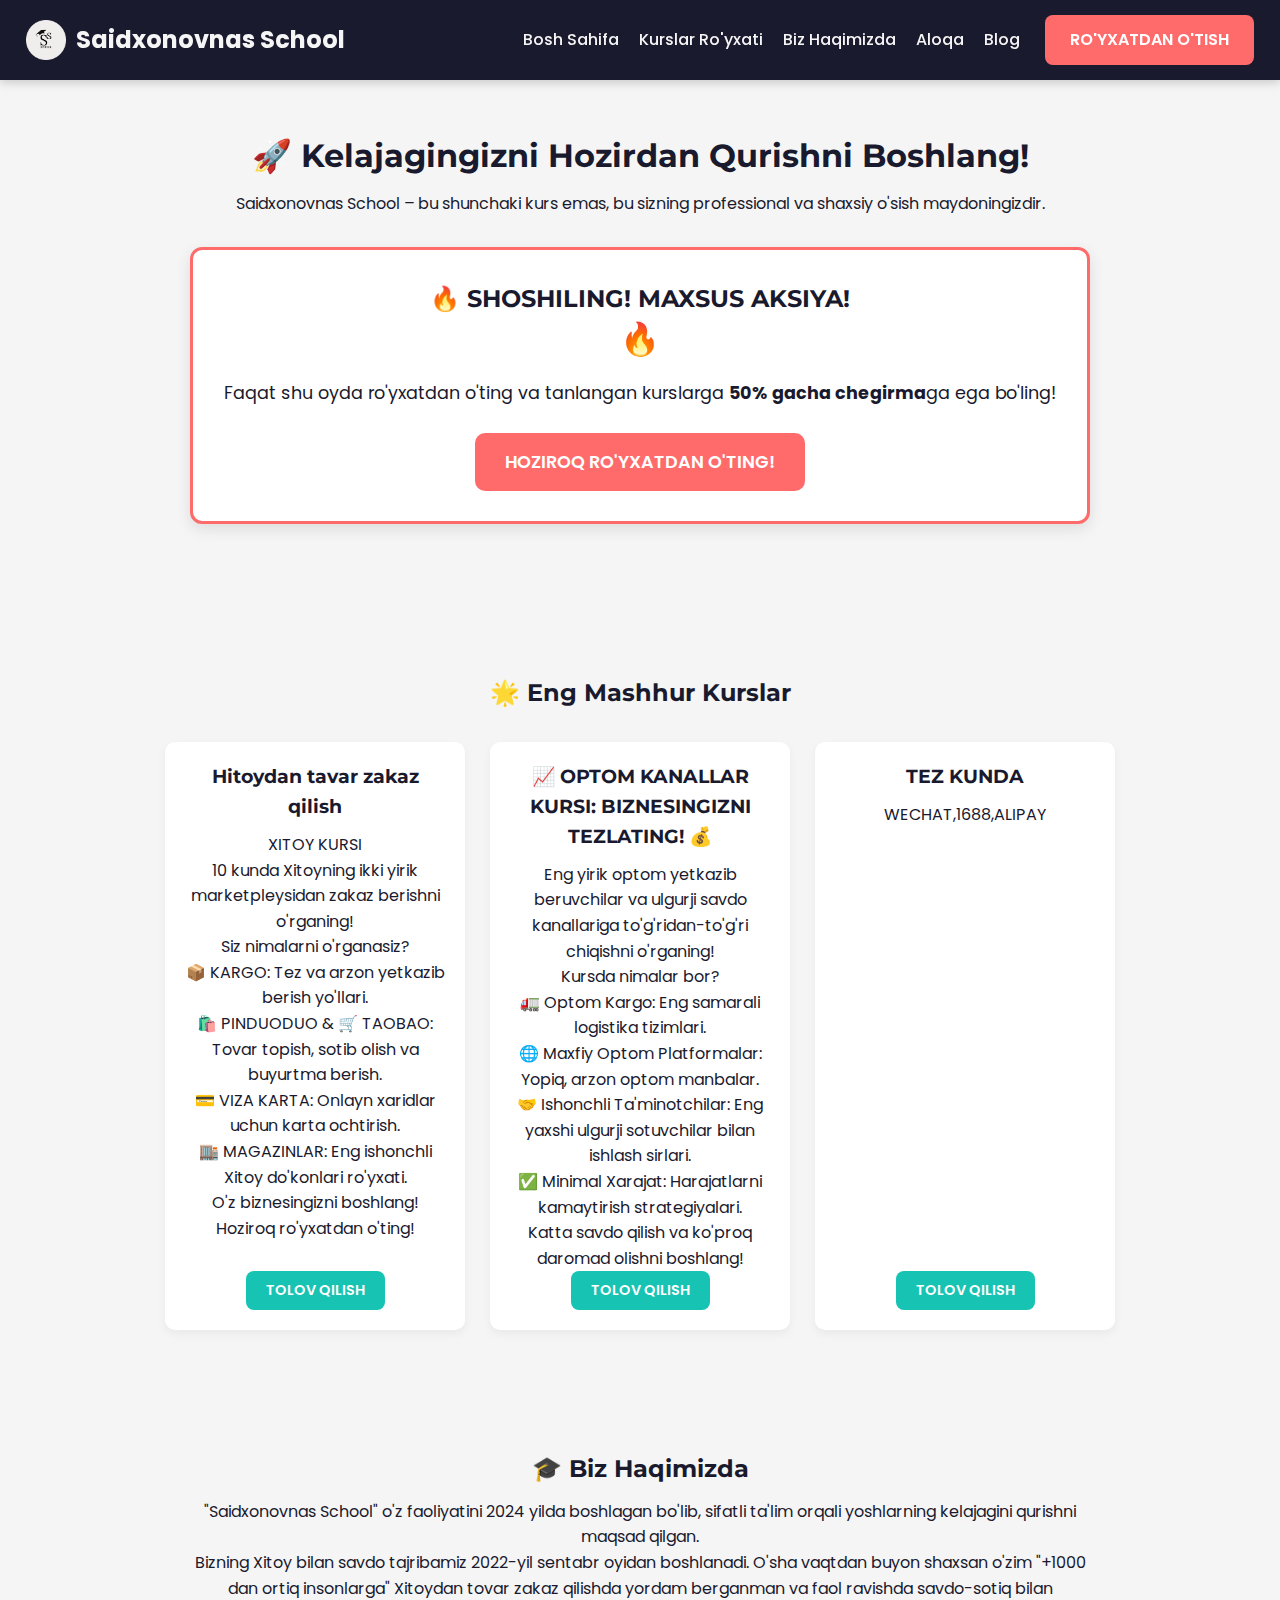
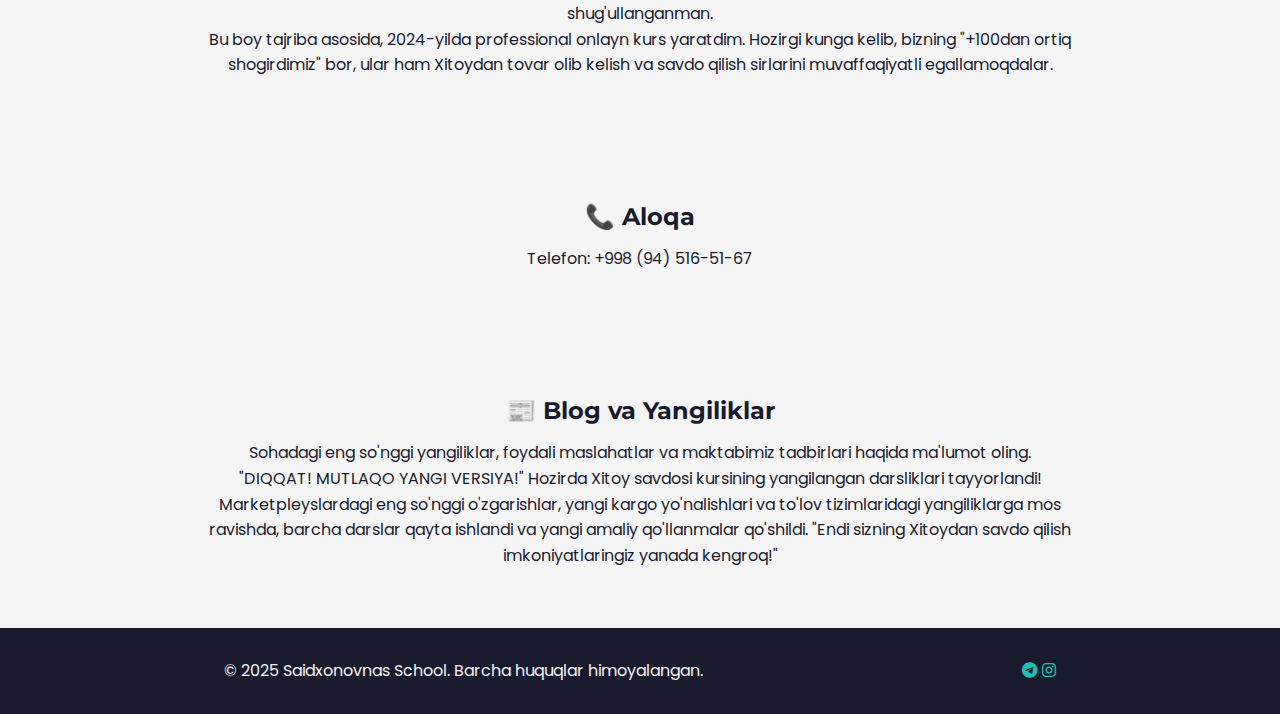
<file: index.html>
<!DOCTYPE html>
<html lang="uz">

<head>
    <meta charset="UTF-8">
    <meta name="viewport" content="width=device-width, initial-scale=1.0">
    <title>Saidxonovnas School | Kelajagingizni Hozirdan Qurishni Boshlang!</title>
    <link
        href="https://fonts.googleapis.com/css2?family=Montserrat:wght@600;700&family=Poppins:wght@300;400;500;700&display=swap"
        rel="stylesheet">
    <link rel="stylesheet" href="style.css">
    <link rel="stylesheet" href="https://cdnjs.cloudflare.com/ajax/libs/font-awesome/6.5.1/css/all.min.css">
</head>

<body>

    <header class="main-header">
        <div class="logo">
            <img src="logo.png" alt="Logo" class="logo-img">
            <span class="logo-text">Saidxonovnas School</span>
        </div>

        <div class="menu-toggle" id="menuToggle">
            <span></span>
            <span></span>
            <span></span>
        </div>

        <div class="header-right desktop-only-group">
            <nav class="main-nav" id="mainNav">
                <ul>
                    <li><a href="#home">Bosh Sahifa</a></li>
                    <li><a href="#courses">Kurslar Ro'yxati</a></li>
                    <li><a href="#about">Biz Haqimizda</a></li>
                    <li><a href="#contact">Aloqa</a></li>
                    <li><a href="#blog">Blog</a></li>
                </ul>
            </nav>
            <a href="register.html" class="action-btn">RO'YXATDAN O'TISH</a>
        </div>
    </header>

    <section id="home" class="hero-section section-center">
        <div class="content-wrapper">
            <h1>🚀 Kelajagingizni Hozirdan Qurishni Boshlang!</h1>
            <p class="subtitle">Saidxonovnas School – bu shunchaki kurs emas, bu sizning professional va shaxsiy o'sish
                maydoningizdir.</p>

            <div class="promo-box">
                <h2>🔥 SHOSHILING! MAXSUS AKSIYA!</h2>
                <span class="promo-fire">🔥</span>
                <p>Faqat shu oyda ro'yxatdan o'ting va tanlangan kurslarga <strong>50% gacha chegirma</strong>ga ega
                    bo'ling!</p>
                <a href="register.html" class="promo-btn">HOZIROQ RO'YXATDAN O'TINg!</a>
            </div>
        </div>
    </section>

    <section id="courses" class="courses-section section-center">
        <h2>🌟 Eng Mashhur Kurslar</h2>
        <div class="course-list">
            <div class="course-card">
                <h3>Hitoydan tavar zakaz qilish</h3>
                <p> XITOY KURSI<p>
<p>10 kunda Xitoyning ikki yirik marketpleysidan zakaz berishni o'rganing!<p>
<p>Siz nimalarni o'rganasiz?<p>
<p>📦 KARGO: Tez va arzon yetkazib berish yo'llari.<p>
<p>🛍️ PINDUODUO & 🛒 TAOBAO: Tovar topish, sotib olish va buyurtma berish.<p>
<p>💳 VIZA KARTA: Onlayn xaridlar uchun karta ochtirish.<p>
<p>🏬 MAGAZINLAR: Eng ishonchli Xitoy do'konlari ro'yxati.<p>
<p>O'z biznesingizni boshlang! Hoziroq ro'yxatdan o'ting!</p>
                <a href="#" class="details-btn">Tolov qilish</a>
            </div>
            <div class="course-card">
                <h3>📈 OPTOM KANALLAR KURSI: BIZNESINGIZNI TEZLATING! 💰</h3>
                <p>Eng yirik optom yetkazib beruvchilar va ulgurji savdo kanallariga to'g'ridan-to'g'ri chiqishni o'rganing!<p>
<p>Kursda nimalar bor?<p>
<p>🚛 Optom Kargo: Eng samarali logistika tizimlari.</p>
<p>🌐 Maxfiy Optom Platformalar: Yopiq, arzon optom manbalar.</p>
<p>🤝 Ishonchli Ta'minotchilar: Eng yaxshi ulgurji sotuvchilar bilan ishlash sirlari.</p>
<p>✅ Minimal Xarajat: Harajatlarni kamaytirish strategiyalari.</p>
<p>Katta savdo qilish va ko'proq daromad olishni boshlang!</p><a href="#"
                    class="details-btn">Tolov qilish</a>
            </div>
            <div class="course-card">
                <h3>TEZ KUNDA</h3>
                <p>WECHAT,1688,ALIPAY</p><a href="#" class="details-btn">Tolov qilish</a>
            </div>
        </div>
    </section>

    <section id="about" class="about-section section-center">
    <h2>🎓 Biz Haqimizda</h2>
    <div class="content-wrapper">
        <p>
            "Saidxonovnas School" o'z faoliyatini 2024 yilda boshlagan bo'lib, sifatli ta'lim
            orqali yoshlarning kelajagini qurishni maqsad qilgan.
        </p>
        <p>
            Bizning Xitoy bilan savdo tajribamiz 2022-yil sentabr oyidan boshlanadi. O'sha vaqtdan buyon shaxsan o'zim
            "+1000 dan ortiq insonlarga" Xitoydan tovar zakaz qilishda yordam berganman va faol ravishda savdo-sotiq
            bilan shug'ullanganman.
        </p>
        <p>
            Bu boy tajriba asosida, 2024-yilda professional onlayn kurs yaratdim. Hozirgi kunga kelib, bizning
            "+100dan ortiq shogirdimiz" bor, ular ham Xitoydan tovar olib kelish va savdo qilish sirlarini muvaffaqiyatli
            egallamoqdalar.
        </p>
    </div>
</section>

    <section id="contact" class="contact-section section-center">
        <h2>📞 Aloqa</h2>
        <div class="content-wrapper">
            <p></p>
            <p>Telefon: +998 (94) 516-51-67</p>
        </div>
    </section>

  <section id="blog" class="blog-section section-center">
    <h2>📰 Blog va Yangiliklar</h2>
    <p class="content-wrapper">
        Sohadagi eng so'nggi yangiliklar, foydali maslahatlar va maktabimiz tadbirlari haqida
        ma'lumot oling.
    </p>
    <div class="content-wrapper">
        <p>
            "DIQQAT! MUTLAQO YANGI VERSIYA!" Hozirda Xitoy savdosi kursining yangilangan darsliklari
            tayyorlandi! Marketpleyslardagi eng so'nggi o'zgarishlar, 
            yangi kargo yo'nalishlari va to'lov tizimlaridagi yangiliklarga mos ravishda, barcha 
            darslar qayta ishlandi va yangi amaliy qo'llanmalar qo'shildi. 
            "Endi sizning Xitoydan savdo qilish imkoniyatlaringiz yanada kengroq!"
        </p>
    </div>
</section>

    <footer class="main-footer">
    <p>&copy; 2025 Saidxonovnas School. Barcha huquqlar himoyalangan.</p>
    <div class="social-links">
        <a href="https://t.me/Saidxonovnas_School" target="_blank" aria-label="Telegram">
            <i class="fab fa-telegram-plane"></i> 
        </a>
        <a href="https://instagram.com/Saidxonovnas_School" target="_blank" aria-label="Instagram">
            <i class="fab fa-instagram"></i>
        </a>
    </div>
</footer>

    <script src="scribt.js"></script>
</body>

</html>
</file>
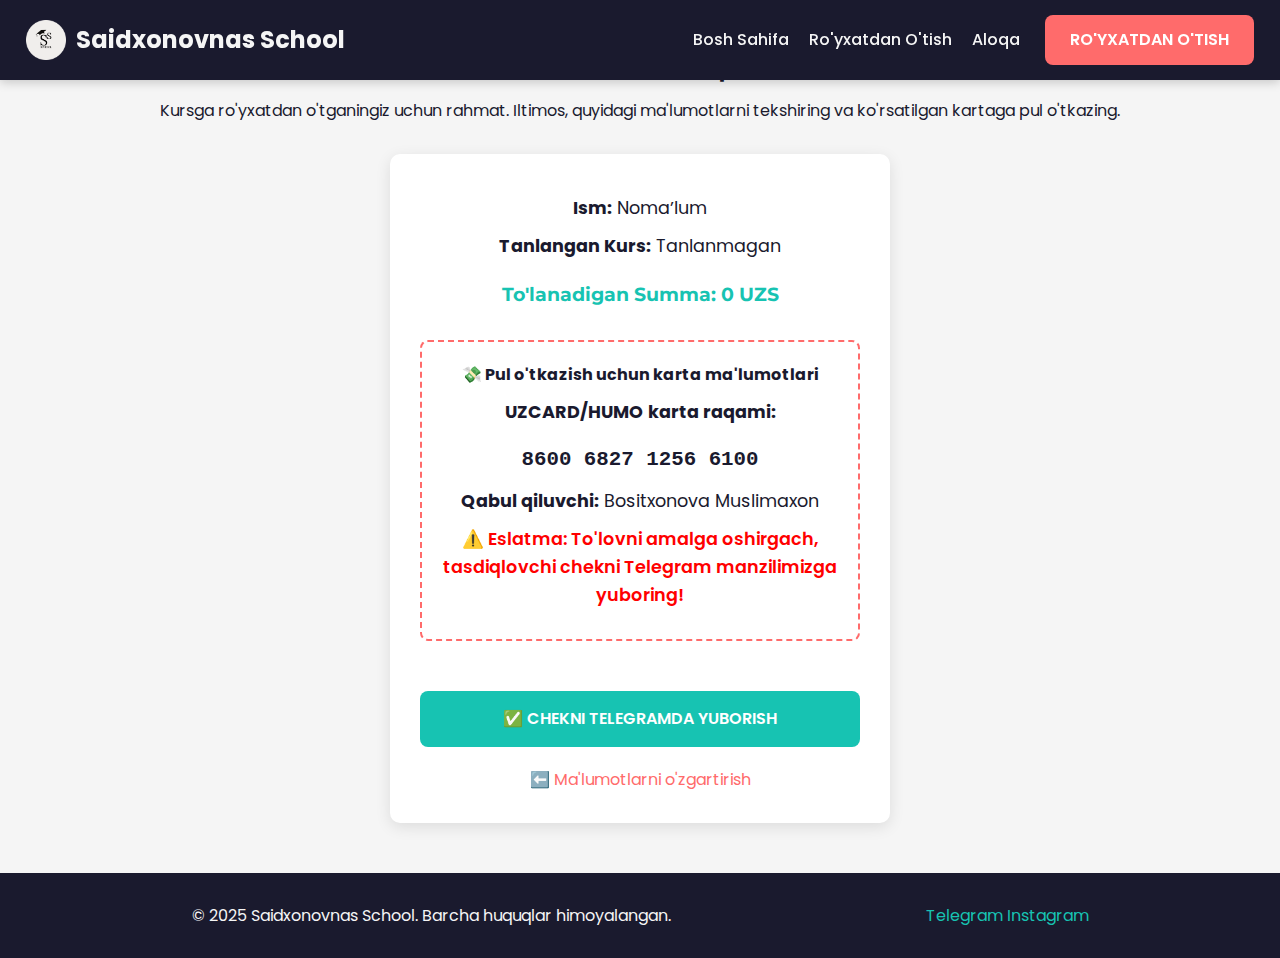
<file: payment (1).html>
<!DOCTYPE html>
<html lang="uz">

<head>
    <meta charset="UTF-8">
    <meta name="viewport" content="width=device-width, initial-scale=1.0">
    <title>To'lovni Tasdiqlash | Saidxonovnas School</title>
    <link
        href="https://fonts.googleapis.com/css2?family=Montserrat:wght@600;700&family=Poppins:wght@300;400;500;700&display=swap"
        rel="stylesheet">
    <link rel="stylesheet" href="style.css">
    <style>
        .payment-wrapper {
            min-height: 80vh;
            padding: 50px 5%;
            display: flex;
            flex-direction: column;
            align-items: center;
            text-align: center;
        }

        .payment-details {
            background-color: white;
            padding: 30px;
            border-radius: 10px;
            box-shadow: 0 4px 15px rgba(0, 0, 0, 0.1);
            max-width: 500px;
            width: 100%;
            margin-top: 30px;
        }

        .payment-details h3 {
            color: var(--color-secondary);
            margin-top: 20px;
            margin-bottom: 15px;
        }

        .payment-details p {
            font-size: 1.1em;
            margin: 10px 0;
        }

        .payment-options {
            display: flex;
            flex-direction: column;
            gap: 15px;
            margin-top: 30px;
        }

        .payment-btn {
            background-color: var(--color-text);
            color: white;
            padding: 15px;
            border-radius: 8px;
            font-weight: 600;
            transition: background-color 0.3s;
            display: block;
            text-transform: uppercase;
        }

        .payment-btn:hover {
            background-color: #333;
        }
        .payme-btn { background-color: var(--color-secondary); } 
        .payme-btn:hover { background-color: #129e8e; }
    </style>
</head>

<body>
    <header class="main-header">
        <div class="logo">
            <img src="logo.png" alt="Logo" class="logo-img">
            <span class="logo-text">Saidxonovnas School</span>
        </div>
        <div class="menu-toggle" id="menuToggle">
            <span></span>
            <span></span>
            <span></span>
        </div>
        <div class="header-right">
            <nav class="main-nav" id="mainNav">
                <ul>
                    <li><a href="index.html#home">Bosh Sahifa</a></li>
                    <li><a href="register.html">Ro'yxatdan O'tish</a></li>
                    <li><a href="index.html#contact">Aloqa</a></li>
                </ul>
            </nav>
            <a href="register.html" class="action-btn desktop-only">Ro'yxatdan O'tish</a>
        </div>
    </header>

    <section class="payment-wrapper section-center">
        <h2>💳 To'lovni Tasdiqlash</h2>
        <p>Kursga ro'yxatdan o'tganingiz uchun rahmat. Iltimos, quyidagi ma'lumotlarni tekshiring va ko'rsatilgan kartaga pul o'tkazing.</p>

        <div class="payment-details">
            <p><strong>Ism:</strong> <span id="payment-name">...</span></p>
            <p><strong>Tanlangan Kurs:</strong> <span id="payment-course">...</span></p>
            <h3>To'lanadigan Summa: <span id="payment-price">...</span></h3>
            
            <div style="margin-top: 30px; padding: 20px; border: 2px dashed var(--color-primary); border-radius: 8px;">
                <h4>💸 Pul o'tkazish uchun karta ma'lumotlari</h4>
                <p><strong>UZCARD/HUMO karta raqami:</strong></p>
                <p style="font-size: 1.6em; font-weight: 700; color: var(--color-text);">
                    <code>8600 6827 1256 6100</code>
                </p>
                <p><strong>Qabul qiluvchi:</strong> Bositxonova Muslimaxon </p>
                <p style="color: red; font-weight: 600;">⚠️ Eslatma: To'lovni amalga oshirgach, tasdiqlovchi chekni Telegram manzilimizga yuboring!</p>
            </div>
            
            <div class="payment-options">
                <a href="https://t.me/Saidxonovnas_School" target="_blank" class="payment-btn payme-btn" style="margin-top: 20px;">✅ Chekni Telegramda Yuborish</a>
            </div>
            
            <a href="register.html" style="margin-top: 20px; display: block; color: var(--color-primary);">⬅️ Ma'lumotlarni o'zgartirish</a>
        </div>
    </section>

    <footer class="main-footer">
        <p>&copy; 2025 Saidxonovnas School. Barcha huquqlar himoyalangan.</p>
        <div class="social-links">
            <a href="https://t.me/Saidxonovnas_School" target="_blank">Telegram</a>
            <a href="https://instagram.com/Saidxonovnas_School" target="_blank">Instagram</a>
        </div>
    </footer>

    <script src="scribt.js"></script>
    
    <script>
        document.addEventListener('DOMContentLoaded', function() {
            // localStoragedan ma'lumotlarni olish va ko'rsatish
            const name = localStorage.getItem('regName') || 'Nomaʼlum';
            const course = localStorage.getItem('regCourse') || 'Tanlanmagan';
            const price = localStorage.getItem('regPrice') || '0 UZS';

            document.getElementById('payment-name').textContent = name;
            document.getElementById('payment-course').textContent = course;
            document.getElementById('payment-price').textContent = price;
        });
    </script>
</body>

</html>
</file>
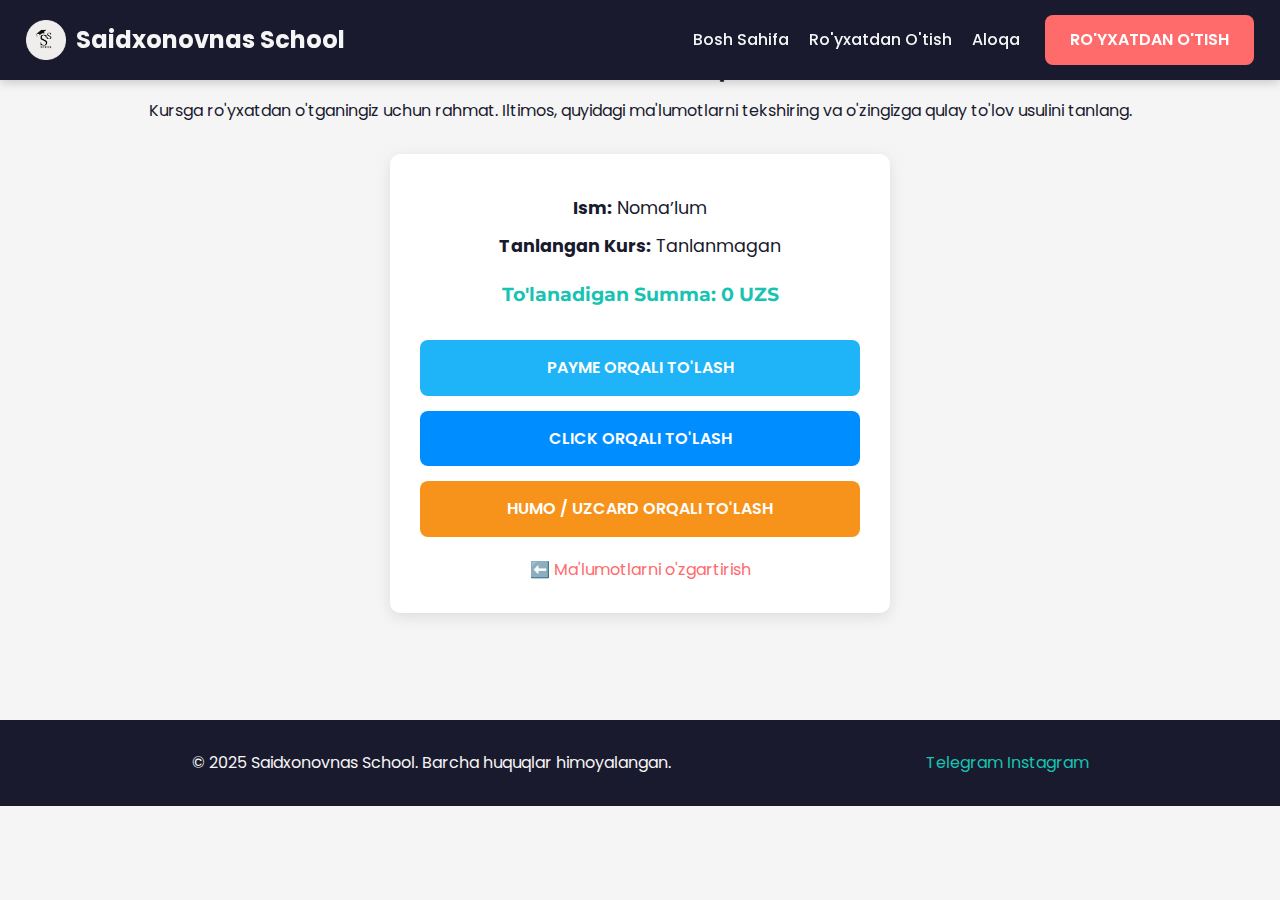
<file: payment.html>
<!DOCTYPE html>
<html lang="uz">

<head>
    <meta charset="UTF-8">
    <meta name="viewport" content="width=device-width, initial-scale=1.0">
    <title>To'lovni Tasdiqlash | Saidxonovnas School</title>
    <link
        href="https://fonts.googleapis.com/css2?family=Montserrat:wght@600;700&family=Poppins:wght@300;400;500;700&display=swap"
        rel="stylesheet">
    <link rel="stylesheet" href="style.css">
    <style>
        .payment-wrapper {
            min-height: 80vh;
            padding: 50px 5%;
            display: flex;
            flex-direction: column;
            align-items: center;
            text-align: center;
        }

        .payment-details {
            background-color: white;
            padding: 30px;
            border-radius: 10px;
            box-shadow: 0 4px 15px rgba(0, 0, 0, 0.1);
            max-width: 500px;
            width: 100%;
            margin-top: 30px;
        }

        .payment-details h3 {
            color: var(--color-secondary);
            margin-top: 20px;
            margin-bottom: 15px;
        }

        .payment-details p {
            font-size: 1.1em;
            margin: 10px 0;
        }

        .payment-options {
            display: flex;
            flex-direction: column;
            gap: 15px;
            margin-top: 30px;
        }

        .payment-btn {
            background-color: var(--color-text);
            color: white;
            padding: 15px;
            border-radius: 8px;
            font-weight: 600;
            transition: background-color 0.3s;
            display: block;
            text-transform: uppercase;
        }

        .payment-btn:hover {
            background-color: #333;
        }

        .payme-btn { background-color: #1FB3F7; } 
        .click-btn { background-color: #008DFF; } 
        .humo-uzcard-btn { background-color: #F7931A; } 
        
        .payme-btn:hover { background-color: #108acb; }
        .click-btn:hover { background-color: #006dd9; }
        .humo-uzcard-btn:hover { background-color: #d88117; }
    </style>
</head>

<body>
    <header class="main-header">
        <div class="logo">
            <img src="logo.png" alt="Logo" class="logo-img">
            <span class="logo-text">Saidxonovnas School</span>
        </div>
        <div class="menu-toggle" id="menuToggle">
            <span></span>
            <span></span>
            <span></span>
        </div>
        <div class="header-right">
            <nav class="main-nav" id="mainNav">
                <ul>
                    <li><a href="index.html#home">Bosh Sahifa</a></li>
                    <li><a href="register.html">Ro'yxatdan O'tish</a></li>
                    <li><a href="index.html#contact">Aloqa</a></li>
                </ul>
            </nav>
            <a href="register.html" class="action-btn desktop-only">Ro'yxatdan O'tish</a>
        </div>
    </header>

    <section class="payment-wrapper section-center">
        <h2>💳 To'lovni Tasdiqlash</h2>
        <p>Kursga ro'yxatdan o'tganingiz uchun rahmat. Iltimos, quyidagi ma'lumotlarni tekshiring va o'zingizga qulay to'lov usulini tanlang.</p>

        <div class="payment-details">
            <p><strong>Ism:</strong> <span id="payment-name">...</span></p>
            <p><strong>Tanlangan Kurs:</strong> <span id="payment-course">...</span></p>
            <h3>To'lanadigan Summa: <span id="payment-price">...</span></h3>
            
            <div class="payment-options">
                <a href="#" class="payment-btn payme-btn">PAYME orqali to'lash</a>
                <a href="#" class="payment-btn click-btn">CLICK orqali to'lash</a>
                <a href="#" class="payment-btn humo-uzcard-btn">HUMO / UZCARD orqali to'lash</a>
            </div>
            
            <a href="register.html" style="margin-top: 20px; display: block; color: var(--color-primary);">⬅️ Ma'lumotlarni o'zgartirish</a>
        </div>
    </section>

    <footer class="main-footer">
        <p>&copy; 2025 Saidxonovnas School. Barcha huquqlar himoyalangan.</p>
        <div class="social-links">
            <a href="https://t.me/Saidxonovnas_School" target="_blank">Telegram</a>
            <a href="https://instagram.com/Saidxonovnas_School" target="_blank">Instagram</a>
        </div>
    </footer>

    <script src="scribt.js"></script>
    
    <script>
        // NOTE: BU YERGA AGGREGATORINGIZDAN OLINGAN HAQIQIY BAZAVIY LINKLARNI KIRITING!
        const PAYME_BASE_URL = 'https://payme.uz/switch/invoices?m=M12345678&amount='; 
        const CLICK_BASE_URL = 'https://my.click.uz/services/pay?merchant_id=I001&service_id=S101&amount='; 
        const UZCARD_HUMO_BASE_URL = 'https://your-universal-pay-system.uz/pay?amount='; 

        document.addEventListener('DOMContentLoaded', function() {
            // 1. Ma'lumotlarni olish
            const name = localStorage.getItem('regName') || 'Nomaʼlum';
            const course = localStorage.getItem('regCourse') || 'Tanlanmagan';
            const formattedPrice = localStorage.getItem('regPrice') || '0 UZS';
            
            const rawPrice = localStorage.getItem('regPrice')?.replace(/[^0-9]/g, '') || '0'; 

            // 2. Narxni to'g'ri formatlarga aylantirish
            const amountInTiyin = parseInt(rawPrice) * 100; // Payme uchun
            const amountInUZS = parseInt(rawPrice); // Click/Humo uchun

            // 3. Ma'lumotlarni HTML ga joylash
            document.getElementById('payment-name').textContent = name;
            document.getElementById('payment-course').textContent = course;
            document.getElementById('payment-price').textContent = formattedPrice;
            
            // 4. To'lov tugmalarini sozlash
            document.querySelector('.payme-btn').href = `${PAYME_BASE_URL}${amountInTiyin}`;
            document.querySelector('.click-btn').href = `${CLICK_BASE_URL}${amountInUZS}`;
            document.querySelector('.humo-uzcard-btn').href = `${UZCARD_HUMO_BASE_URL}${amountInUZS}`;
        });
    </script>
</body>

</html>
</file>
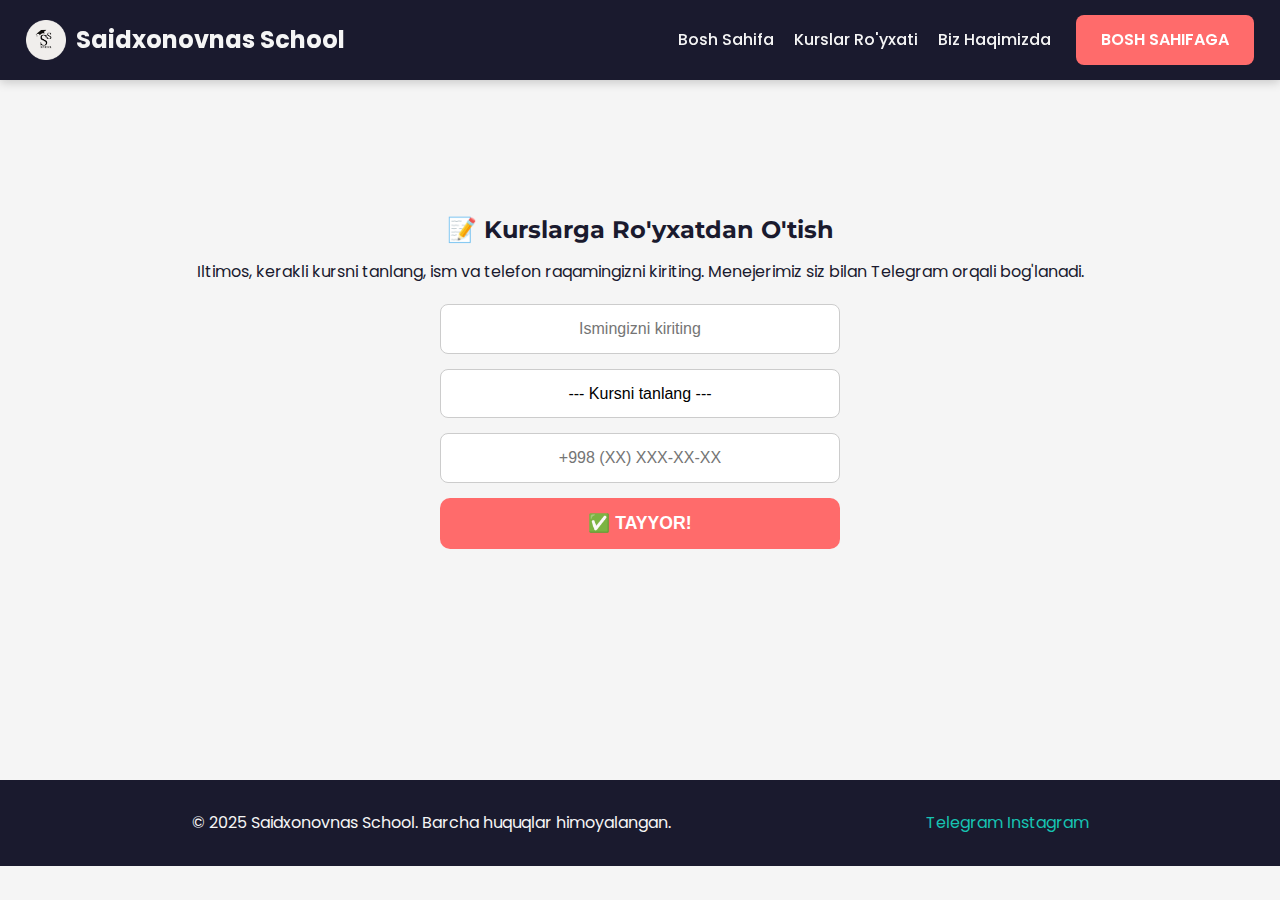
<file: register (1).html>
<!DOCTYPE html>
<html lang="uz">

<head>
    <meta charset="UTF-8">
    <meta name="viewport" content="width=device-width, initial-scale=1.0">
    <title>Ro'yxatdan O'tish | Saidxonovnas School</title>
    <link
        href="https://fonts.googleapis.com/css2?family=Montserrat:wght@600;700&family=Poppins:wght@300;400;500;700&display=swap"
        rel="stylesheet">
    <link rel="stylesheet" href="style.css">
    <style>
        .register-page-wrapper {
            min-height: calc(100vh - 120px);
            display: flex;
            flex-direction: column;
            justify-content: center;
            align-items: center;
            padding-top: 50px;
            padding-bottom: 50px;
        }
        @media (max-width: 768px) {
            .register-page-wrapper {
                min-height: 85vh;
            }
        }
    </style>
</head>

<body>
    <header class="main-header">
        <div class="logo">
            <img src="logo.png" alt="Logo" class="logo-img">
            <span class="logo-text">Saidxonovnas School</span>
        </div>

        <div class="menu-toggle" id="menuToggle">
            <span></span>
            <span></span>
            <span></span>
        </div>
        
        <div class="header-right">
            <nav class="main-nav" id="mainNav">
                <ul>
                    <li><a href="index.html#home">Bosh Sahifa</a></li>
                    <li><a href="index.html#courses">Kurslar Ro'yxati</a></li>
                    <li><a href="index.html#about">Biz Haqimizda</a></li>
                </ul>
            </nav>
            <a href="index.html" class="action-btn desktop-only">Bosh Sahifaga</a>
        </div>
    </header>

    <section id="registration-form" class="registration-form-section section-center register-page-wrapper">
        <div class="content-wrapper">
            <h2>📝 Kurslarga Ro'yxatdan O'tish</h2>
            <p class="subtitle">Iltimos, kerakli kursni tanlang, ism va telefon raqamingizni kiriting. Menejerimiz siz bilan Telegram orqali bog'lanadi.</p>

            <form id="register-form" class="register-form" 
                action="https://formspree.io/f/SIZ_FORM_IDINGIZ" 
                method="POST"
            >
                <input type="text" id="user-name" name="FIO" placeholder="Ismingizni kiriting" required>
                
                <select id="user-course" name="Kurs Nomi" required>
                    <option value="" disabled selected>--- Kursni tanlang ---</option>
                    <option value="Hitoydan Tavar Zakaz Qilish Kursi" data-price="50000" id="course-china">Hitoydan Tavar Zakaz Qilish Kursi. Asl narx:100.000 (50.000 UZS - 50% Chegirma)</option>
                    <option value="Optom Tavarlar Kursi" data-price="125000" id="course-optom">Optom Tavarlar Kursi. Asl narx: 250.000(125.000 UZS - 50% Chegirma)</option>
                </select>
                
                <input type="tel" id="user-phone" name="Telefon Raqami" placeholder="+998 (XX) XXX-XX-XX" required>
                
                <input type="hidden" name="_next" value="https://saidxonovna.uz/payment.html" /> 

                <button type="submit" id="submit-reg-btn" class="promo-btn">✅ Tayyor!</button>
            </form>
        </div>
    </section>

    <footer class="main-footer">
        <p>&copy; 2025 Saidxonovnas School. Barcha huquqlar himoyalangan.</p>
        <div class="social-links">
            <a href="https://t.me/Saidxonovnas_School" target="_blank">Telegram</a>
            <a href="https://instagram.com/Saidxonovnas_School" target="_blank">Instagram</a>
        </div>
    </footer>

    <script src="scribt.js"></script>

    <script>
        document.addEventListener('DOMContentLoaded', function() {
            const phoneInput = document.getElementById('user-phone');

            phoneInput.addEventListener('input', function(e) {
                let value = e.target.value.replace(/\D/g, ''); 

                if (value.startsWith('998')) {
                    value = value.slice(0, 12); 
                } else if (value.length > 0) {
                     if (value.length <= 9) { 
                         value = '998' + value;
                     }
                }
                
                let formattedValue = '';
                
                if (value.length >= 3) {
                    formattedValue = '+998';
                    
                    if (value.length > 3) formattedValue += ' ';

                    if (value.length > 5) {
                        formattedValue += `(${value.slice(3, 5)})`;
                    } else if (value.length > 3) {
                        formattedValue += `(${value.slice(3)}`;
                    }

                    if (value.length > 5) {
                        formattedValue += ` ${value.slice(5, 8)}`;
                    }

                    if (value.length > 8) {
                        formattedValue += `-${value.slice(8, 10)}`;
                    }

                    if (value.length > 10) {
                        formattedValue += `-${value.slice(10, 12)}`;
                    }
                } else {
                    formattedValue = value; 
                }

                e.target.value = formattedValue.trim();
            });
        });
    </script>
</body>

</html>
</file>
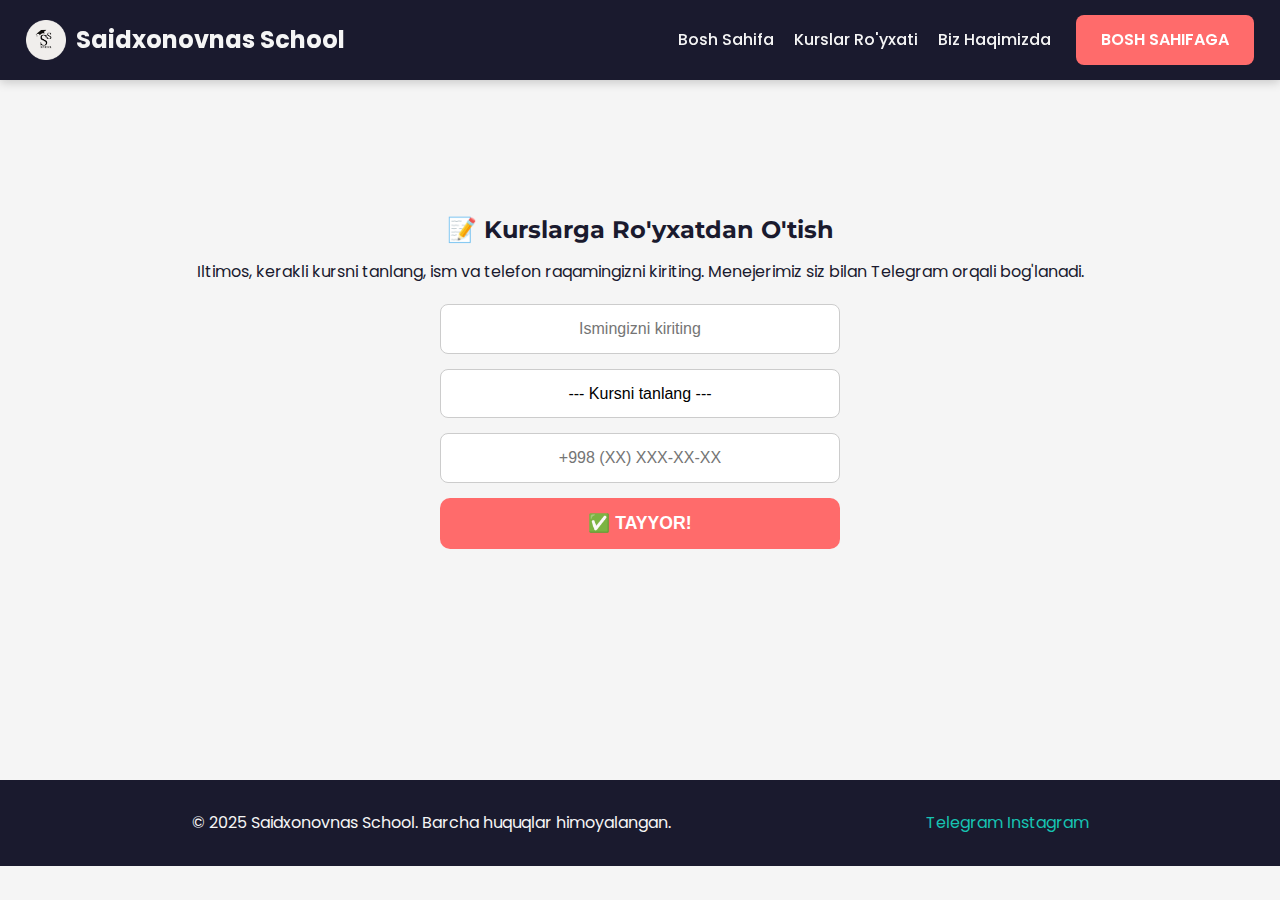
<file: register.html>
<!DOCTYPE html>
<html lang="uz">

<head>
    <meta charset="UTF-8">
    <meta name="viewport" content="width=device-width, initial-scale=1.0">
    <title>Ro'yxatdan O'tish | Saidxonovnas School</title>
    <link
        href="https://fonts.googleapis.com/css2?family=Montserrat:wght@600;700&family=Poppins:wght@300;400;500;700&display=swap"
        rel="stylesheet">
    <link rel="stylesheet" href="style.css">
    <style>
        .register-page-wrapper {
            min-height: calc(100vh - 120px);
            display: flex;
            flex-direction: column;
            justify-content: center;
            align-items: center;
            padding-top: 50px;
            padding-bottom: 50px;
        }
        @media (max-width: 768px) {
            .register-page-wrapper {
                min-height: 85vh;
            }
        }
    </style>
</head>

<body>
    <header class="main-header">
        <div class="logo">
            <img src="logo.png" alt="Logo" class="logo-img">
            <span class="logo-text">Saidxonovnas School</span>
        </div>

        <div class="menu-toggle" id="menuToggle">
            <span></span>
            <span></span>
            <span></span>
        </div>
        
        <div class="header-right">
            <nav class="main-nav" id="mainNav">
                <ul>
                    <li><a href="index.html#home">Bosh Sahifa</a></li>
                    <li><a href="index.html#courses">Kurslar Ro'yxati</a></li>
                    <li><a href="index.html#about">Biz Haqimizda</a></li>
                </ul>
            </nav>
            <a href="index.html" class="action-btn desktop-only">Bosh Sahifaga</a>
        </div>
    </header>

    <section id="registration-form" class="registration-form-section section-center register-page-wrapper">
        <div class="content-wrapper">
            <h2>📝 Kurslarga Ro'yxatdan O'tish</h2>
            <p class="subtitle">Iltimos, kerakli kursni tanlang, ism va telefon raqamingizni kiriting. Menejerimiz siz bilan Telegram orqali bog'lanadi.</p>

            <form id="register-form" class="register-form">
                <input type="text" id="user-name" placeholder="Ismingizni kiriting" required>
                
                <select id="user-course" required>
    <option value="" disabled selected>--- Kursni tanlang ---</option>
    <option value="Hitoydan Tavar Zakaz Qilish Kursi" data-price="50000" id="course-china">Hitoydan Tavar Zakaz Qilish Kursi. Asl narx:100.000 (50.000 UZS - 50% Chegirma)</option>
    <option value="Optom Tavarlar Kursi" data-price="125000" id="course-optom">Optom Tavarlar Kursi. Asl narx: 250.000(125.000 UZS - 50% Chegirma)</option>
</select>
                
                <input type="tel" id="user-phone" placeholder="+998 (XX) XXX-XX-XX" required>

                <button type="submit" id="submit-reg-btn" class="promo-btn">✅ Tayyor!</button>
            </form>
        </div>
    </section>

    <footer class="main-footer">
        <p>&copy; 2025 Saidxonovnas School. Barcha huquqlar himoyalangan.</p>
        <div class="social-links">
            <a href="https://t.me/Saidxonovnas_School" target="_blank">Telegram</a>
            <a href="https://instagram.com/Saidxonovnas_School" target="_blank">Instagram</a>
        </div>
    </footer>

    <script src="scribt.js"></script>

    <script>
        document.addEventListener('DOMContentLoaded', function() {
            const phoneInput = document.getElementById('user-phone');

            phoneInput.addEventListener('input', function(e) {
                let value = e.target.value.replace(/\D/g, ''); 

                if (value.startsWith('998')) {
                    value = value.slice(0, 12); 
                } else if (value.length > 0) {
                     if (value.length <= 9) { 
                         value = '998' + value;
                     }
                }
                
                let formattedValue = '';
                
                if (value.length >= 3) {
                    formattedValue = '+998';
                    
                    if (value.length > 3) formattedValue += ' ';

                    if (value.length > 5) {
                        formattedValue += `(${value.slice(3, 5)})`;
                    } else if (value.length > 3) {
                        formattedValue += `(${value.slice(3)}`;
                    }

                    if (value.length > 5) {
                        formattedValue += ` ${value.slice(5, 8)}`;
                    }

                    if (value.length > 8) {
                        formattedValue += `-${value.slice(8, 10)}`;
                    }

                    if (value.length > 10) {
                        formattedValue += `-${value.slice(10, 12)}`;
                    }
                } else {
                    formattedValue = value; 
                }

                e.target.value = formattedValue.trim();
            });
        });
    </script>
</body>

</html>
</file>
<file: style.css>
/* Ranglar Palitrasi */
:root {
    --color-primary: #FF6B6B;
    /* Aksiya uchun asosiy qizil rang */
    --color-secondary: #17C3B2;
    /* Ikkinchi darajali rang */
    --color-background: #F5F5F5;
    /* Sahifa foni */
    --color-text: #1A1A2E;
    /* To'q fon rang (Header) va asosiy matn rangi */
}

/* Umumiy Uslublar */
* {
    box-sizing: border-box;
    margin: 0;
    padding: 0;
}

body {
    font-family: 'Poppins', sans-serif;
    background-color: var(--color-background);
    color: var(--color-text);
    text-align: center;
    line-height: 1.6;
}

h1,
h2,
h3 {
    font-family: 'Montserrat', sans-serif;
    color: var(--color-text);
    margin-bottom: 10px;
}

a {
    text-decoration: none;
}

/* HEADER VA NAVIGATSIYA USLUBI */
/* style (1).css da ".main-header" qismini ALMASHTIRING: */
.main-header {
    background-color: var(--color-text);
    color: var(--color-background);
    display: flex;
    justify-content: space-between;
    align-items: center;
    padding: 15px 2%;
    /* 🛑 QO'SHIMCHA: Bosh qismni qotirish */
    position: fixed; 
    top: 0;          
    width: 100%;     
    z-index: 100;   
    box-shadow: 0 2px 10px rgba(0, 0, 0, 0.2); 
}

/* style (1).css ga `#home` uchun QO'SHING: */
#home.hero-section {
    /* Header balandligi taxminan 130px */
    padding-top: 130px; 
}

/* Logo (Rasm + Matn) uslubi */
.logo {
    display: flex;
    align-items: center;
    gap: 10px;
}

.logo-img {
    height: 40px;
    width: auto;
    display: block;
}

.logo-text {
    color: var(--color-background);
    font-size: 1.5em;
    font-weight: 700;
    white-space: nowrap;
}

.header-right {
    display: flex;
    align-items: center;
    gap: 25px;
}

/* Desktop Navigatsiya */
.main-nav ul {
    list-style: none;
    display: flex;
    gap: 20px;
    padding: 0;
    margin: 0;
}

.main-nav a {
    color: var(--color-background);
    font-weight: 500;
    transition: color 0.3s;
    white-space: nowrap;
}

/* Tugmalar Uslubi */
.action-btn,
.promo-btn,
.details-btn {
    background-color: var(--color-primary);
    color: white;
    padding: 12px 25px;
    border: none;
    border-radius: 8px;
    cursor: pointer;
    font-weight: 600;
    transition: background-color 0.3s;
    text-transform: uppercase;
}

.action-btn:hover,
.promo-btn:hover {
    background-color: #e55c5c;
}

/* Asosiy Bo'limlar Uslubi */
.section-center {
    padding: 60px 5%;
}

.content-wrapper {
    max-width: 900px;
    margin: 0 auto;
}

/* AKSIYA QUTISI */
.promo-box {
    background-color: white;
    border: 3px solid var(--color-primary);
    padding: 30px 20px;
    margin: 30px auto;
    border-radius: 12px;
    max-width: 1200px;
    box-shadow: 0 5px 15px rgba(0, 0, 0, 0.1);
    display: flex;
    flex-direction: column;
    align-items: center;
}

/* --- AKSIA QUTISI USLUBLARI --- */
.promo-fire {
    display: block;
    font-size: 2em;
    margin: -10px auto 15px;
}

.promo-box h2 {
    margin-bottom: 5px; 
}

.promo-box p {
    font-size: 1.1em;
    margin-bottom: 25px;
}

.promo-btn {
    padding: 15px 30px;
    font-size: 1.1em;
    border-radius: 10px;
    background-color: var(--color-primary);
}


/* KURSLAR KARTALARI */
.course-list {
    display: flex;
    justify-content: center;
    flex-wrap: wrap;
    gap: 25px;
    margin-top: 30px;
}

.course-card {
    background-color: white;
    padding: 20px;
    border-radius: 10px;
    box-shadow: 0 4px 10px rgba(0, 0, 0, 0.05);
    max-width: 300px;
    width: 100%;
    min-height: 230px;

    display: flex;
    flex-direction: column;
    align-items: center;
    text-align: center;
}

.details-btn {
    margin-top: auto;

    padding: 8px 20px;
    font-size: 0.9em;
    background-color: var(--color-secondary);
}

.details-btn:hover {
    background-color: #129e8e;
}

/* REGISTRATSIYA FORMASI USLUBI */
.registration-form-section {
    background-color: var(--color-background);
    padding: 50px 5%;
}

.register-form {
    display: flex;
    flex-direction: column;
    gap: 15px;
    margin: 20px auto;
    max-width: 400px;
}

.register-form input,
.register-form select { /* Select uchun uslub qo'shildi */
    padding: 15px;
    border: 1px solid #ccc;
    border-radius: 8px;
    font-size: 1em;
    text-align: center;
    appearance: none;
    -webkit-appearance: none;
    -moz-appearance: none;
    background-color: white;
    cursor: pointer;
}

.register-form input:focus,
.register-form select:focus {
    border-color: var(--color-secondary);
    outline: none;
}

/* Footer Uslubi */
.main-footer {
    background-color: var(--color-text);
    color: var(--color-background);
    padding: 30px 5%;
    display: flex;
    justify-content: space-around;
    align-items: center;
}

.main-footer a {
    color: var(--color-secondary);
}

/* --- MOBIL UCHUN MEDIA QUERIES --- */
.menu-toggle {
    display: none;
    flex-direction: column;
    justify-content: space-around;
    width: 30px;
    height: 25px;
    cursor: pointer;
    z-index: 1000;
}

.menu-toggle span {
    display: block;
    height: 3px;
    background-color: var(--color-background);
    border-radius: 3px;
}

@media (max-width: 768px) {

    .desktop-only-group,
    .desktop-only {
        display: none;
    }

    .main-header {
        justify-content: space-between;
        flex-wrap: nowrap;
        padding: 15px 5%;
    }

    .menu-toggle {
        display: flex;
    }

    .main-nav {
        position: fixed;
        top: 0;
        left: 0;
        width: 100%;
        height: 100vh;
        background-color: var(--color-text);
        display: none;
        padding-top: 100px;
        z-index: 999;
    }

    /* MUHIM: Menyuni faollashtirish uchun uslub */
    .main-nav.active {
        display: flex; 
        flex-direction: column;
        align-items: center;
        justify-content: flex-start;
        gap: 30px;
    }

    .main-nav ul {
        flex-direction: column;
        gap: 30px;
        padding: 0;
        text-align: center;
    }

    .main-nav a {
        color: var(--color-secondary);
        font-size: 1.4em;
    }

    .main-footer {
        flex-direction: column;
        gap: 15px;
    }
}
/* --- YANGI QO'SHILGAN BO'LIMLAR UCHUN CSS --- */

/* --- MUTAXASSISLAR BO'LIMI USLUBLARI (#teachers) --- */
.teachers-section {
    padding: 60px 5%;
    background-color: var(--color-background);
}

.teacher-card-container {
    display: flex;
    justify-content: center;
    gap: 30px;
    flex-wrap: wrap;
    margin-top: 30px;
}

.teacher-card {
    background-color: white;
    padding: 25px;
    border-radius: 12px;
    box-shadow: 0 6px 20px rgba(0, 0, 0, 0.1);
    max-width: 300px;
    width: 100%;
    text-align: center;
    transition: transform 0.3s ease;
}

.teacher-card:hover {
    transform: translateY(-5px);
}

.teacher-img {
    width: 120px;
    height: 120px;
    border-radius: 50%;
    object-fit: cover;
    margin-bottom: 15px;
    border: 3px solid var(--color-secondary);
}

.teacher-card h3 {
    color: var(--color-text);
    margin-bottom: 5px;
    font-size: 1.4em;
}

.teacher-card .specialty {
    color: var(--color-primary);
    font-weight: 600;
    margin-bottom: 10px;
    font-size: 0.95em;
}

.teacher-card .bio {
    font-size: 0.9em;
    color: #555;
    line-height: 1.5;
}

/* --- GUVAHLIKLAR BO'LIMI USLUBLARI (#feedback) --- */
.feedback-section {
    padding: 60px 5%;
    background-color: #f0f0f0; /* Yengil farqlash uchun rang */
}

.feedback-section .subtitle {
    margin-bottom: 40px;
}

/* --- MOBIL MOSLASHUV (768px dan pastda) bo'limi ichiga qo'shilishi kerak bo'lgan qismlar */
@media (max-width: 768px) {
    .teacher-card-container {
        flex-direction: column;
        align-items: center;
    }

    .teacher-card {
        max-width: 90%;
    }
}

/* GOOGLE FORM IFRAME UCHUN MAXSUS USLUBLAR */

/* Feedback bo'limidagi <iframe> elementini maqsad qilib olamiz */
#feedback .content-wrapper div iframe {
    /* Kenglikni to'liq qilib belgilash (900px content-wrapper ichida) */
    width: 100% !important; 
    /* Balandlikni ko'paytirish (650-700px tavsiya etiladi) */
    min-height: 650px; 
    /* Chegarasiz ko'rinishi uchun */
    border: 1px solid #e0e0e0;
    /* Uchlarini yumaloq qilish (Sizga yoqqan yumaloq chet effekti) */
    border-radius: 12px;
    /* Soya qo'shish, ko'rinishini yaxshilaydi */
    box-shadow: 0 4px 15px rgba(0, 0, 0, 0.1);
    /* Formaning orqa fonini aniq oq qilish */
    background-color: white; 
}

/* style (1).css ga QO'SHILDI: Aloqa Ikonkalari Uslubi */
.contact-section .content-wrapper a {
    color: var(--color-text); /* Ikonkaning rangi matn rangida bo'lishi */
    font-size: 2.5em;       /* Ikonka o'lchami */
    margin: 0 15px;
    transition: color 0.3s;
    display: inline-block; 
}

.contact-section .content-wrapper a:hover {
    color: var(--color-secondary); /* Ustiga borganingizda rang o'zgarishi */
}
</file>
